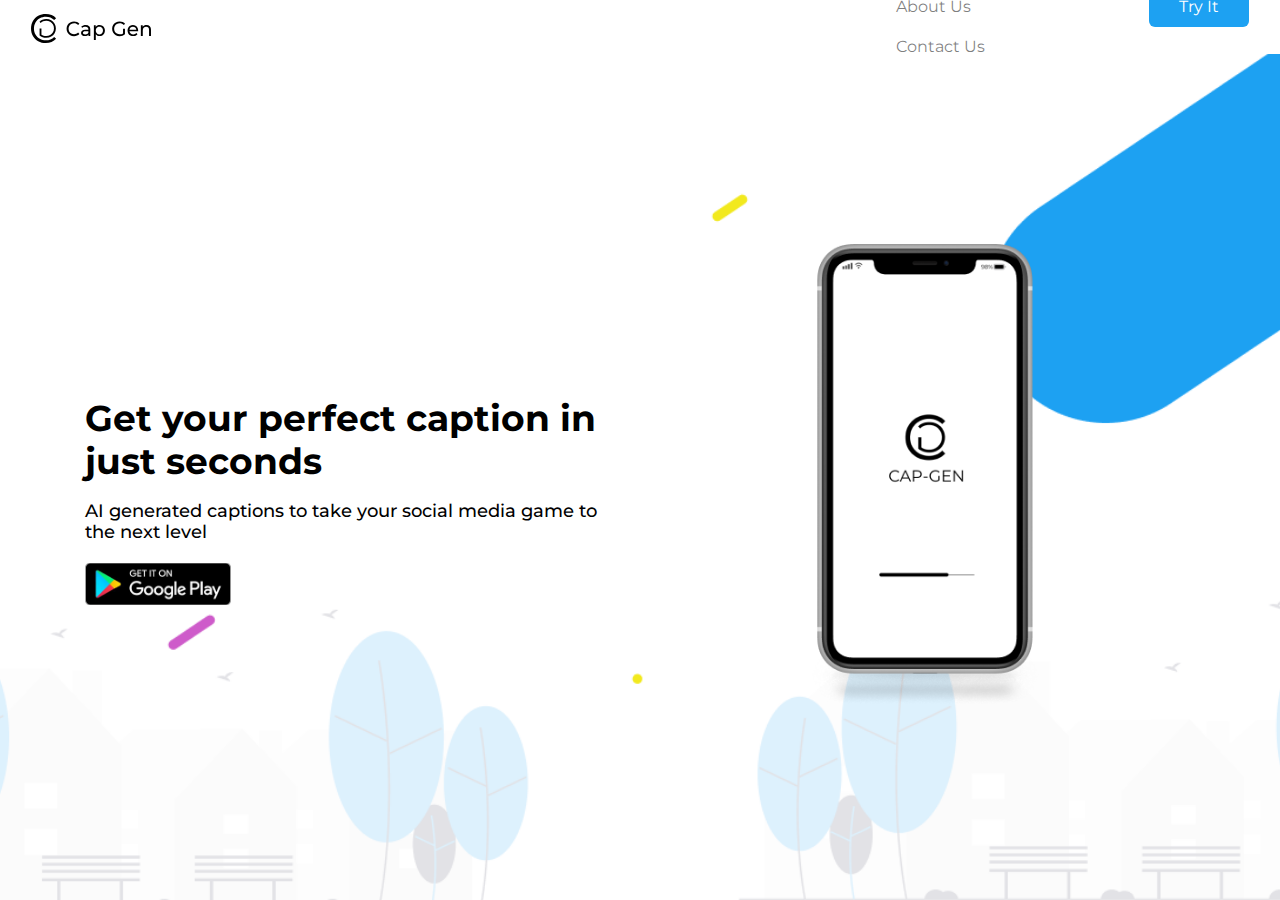
<file: ui/landing page and about page/index.html>
<!DOCTYPE html>
<html>

<head>
    <meta charset="utf-8">
    <meta name="viewport" content="width=device-width, initial-scale=1.0, shrink-to-fit=no">
    <title>CapGen</title>
    <link rel="stylesheet" href="assets/bootstrap/css/bootstrap.min.css">
    <link rel="stylesheet" href="https://fonts.googleapis.com/css?family=Montserrat:300,400,500,600,700">
    <link rel="stylesheet" href="assets/css/styles.css">
</head>

<body style="height: 100vh;background: url(&quot;assets/img/bg_main.png&quot;) bottom / cover no-repeat;font-family: Montserrat, sans-serif;">
    <nav class="navbar navbar-light navbar-expand-md align-self-center" style="height: 6vh;background: #ffffff;">
        <div class="container-fluid"><a class="navbar-brand align-self-center" href="#" style="width: 35%;"><img class="align-self-center" src="assets/img/logo_main.svg" style="width: 120px;"></a><button data-toggle="collapse" class="navbar-toggler" data-target="#navcol-1"><span class="sr-only">Toggle navigation</span><span class="navbar-toggler-icon"></span></button>
            <div class="collapse navbar-collapse justify-content-end" id="navcol-1">
                <ul class="nav navbar-nav justify-content-between" style="width: 383px;">
                    <li class="nav-item"><a class="nav-link align-self-center" href="#" style="padding-left: 30px;padding-right: 30px;">About Us</a></li>
                    <li class="nav-item" style="width: 100px;text-align: center;background: #1da1f2;border-radius: 6px;"><a class="nav-link" href="#" style="width: 100px;color: rgb(255,255,255);border-radius: 0px;text-align: center;padding-left: 30px;height: 40px;padding-right: 30px;">Try It</a></li>
                    <li class="nav-item align-self-center"><a class="nav-link align-self-center" href="#" style="padding-left: 30px;padding-right: 30px;">Contact Us</a></li>
                </ul>
            </div>
        </div>
    </nav>
    <div class="block-container">
        <div class="container">
            <div class="row" style="height: 94vh;">
                <div class="col-md-6 text-center d-flex justify-content-center align-content-center align-self-center text-col">
                    <section class="text-left hero-text" style="padding-bottom: 0px;height: 188px;padding-top: 0px;">
                        <h1 style="color: rgb(0,0,0);font-weight: bold;font-size: 36px;padding-bottom: 10px;">Get your perfect caption in just seconds</h1>
                        <h1 style="color: rgb(0,0,0);font-size: 18px;line-height: 21px;padding-bottom: 12px;/*max-width: 417px;*/">AI generated captions to take your social media game to the next level <br></h1><a href="#"><img src="assets/img/google_play.png" style="width: 146px;"></a>
                    </section>
                </div>
                <div class="col-md-6 text-center d-flex justify-content-center align-items-center" style="padding-top: 0px;"><img src="assets/img/phone_mockup_hero.png" style="width: 270px;"></div>
            </div>
        </div>
    </div>
    <script src="assets/js/jquery.min.js"></script>
    <script src="assets/bootstrap/js/bootstrap.min.js"></script>
</body>

</html>
</file>
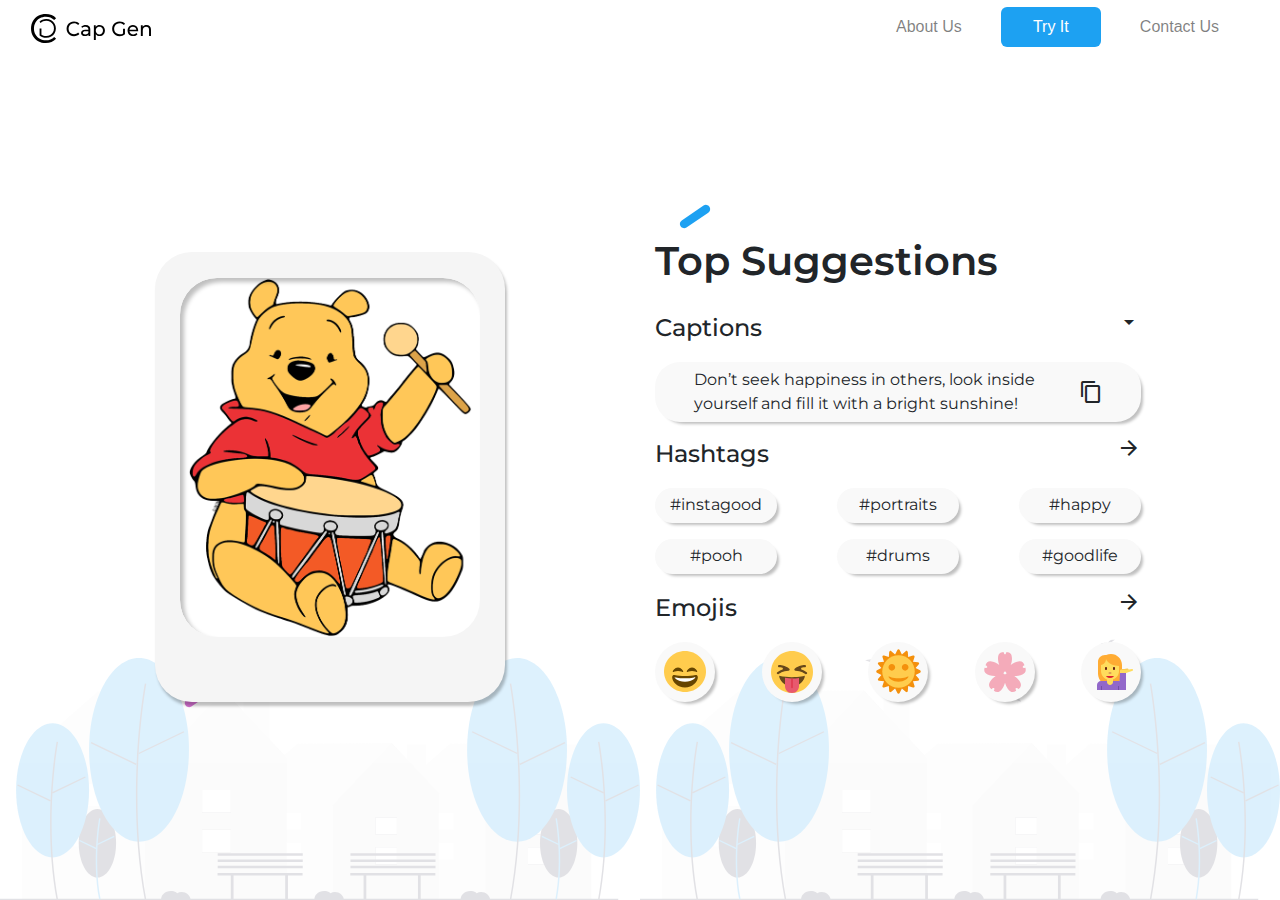
<file: ui/generated_page/generated_text.html>
<!DOCTYPE html>
<html>

<head>
    <meta charset="utf-8">
    <meta name="viewport" content="width=device-width, initial-scale=1.0, shrink-to-fit=no">
    <title>CapGen</title>
    <link rel="stylesheet" href="assets/bootstrap/css/bootstrap.min.css">
    <link rel="stylesheet" href="https://fonts.googleapis.com/css?family=Montserrat:300,400,500,600,700">
    <link rel="stylesheet" href="assets/fonts/material-icons.min.css">
    <link rel="stylesheet" href="assets/css/Contact-Form-Clean.css">
    <link rel="stylesheet" href="assets/css/styles.css">
</head>

<body style="background: url(&quot;assets/img/Group%2056.svg&quot;) bottom / cover no-repeat;">
    <nav class="navbar navbar-light navbar-expand-md align-self-center" style="height: 6vh;background: #ffffff;">
        <div class="container-fluid"><a class="navbar-brand align-self-center" href="#" style="width: 35%;"><img class="align-self-center" src="assets/img/logo_main.svg" style="width: 120px;"></a><button data-toggle="collapse" class="navbar-toggler" data-target="#navcol-1"><span class="sr-only">Toggle navigation</span><span class="navbar-toggler-icon"></span></button>
            <div class="collapse navbar-collapse justify-content-end" id="navcol-1">
                <ul class="nav navbar-nav justify-content-between" style="width: 383px;">
                    <li class="nav-item"><a class="nav-link align-self-center" href="#" style="padding-left: 30px;padding-right: 30px;">About Us</a></li>
                    <li class="nav-item" style="width: 100px;text-align: center;background: #1da1f2;border-radius: 6px;"><a class="nav-link" href="#" style="width: 100px;color: rgb(255,255,255);border-radius: 0px;text-align: center;padding-left: 30px;height: 40px;padding-right: 30px;">Try It</a></li>
                    <li class="nav-item align-self-center"><a class="nav-link align-self-center" href="#" style="padding-left: 30px;padding-right: 30px;">Contact Us</a></li>
                </ul>
            </div>
        </div>
    </nav>
    <div>
        <div class="container">
            <div class="row">
                <div class="col d-flex justify-content-center align-content-center align-items-xl-center" style="box-shadow: 0px 0px;height: 94vh;">
                    <section class="d-flex justify-content-xl-center align-items-xl-start" style="height: 450px;background: #f5f5f5;font-family: Montserrat, sans-serif;box-shadow: 2px 4px 3px rgba(0,0,0,0.25);width: 350px;border-radius: 37px;margin-right: 51px;">
                        <section style="height: 359px;background: url(&quot;assets/img/WinnieThePooh.png&quot;) bottom / contain no-repeat, #ffffff;box-shadow: inset 4px 4px 4px rgba(0,0,0,0.25);border-radius: 37px;padding-top: 0px;margin-top: 26px;width: 300px;"></section>
                    </section>
                </div>
                <div class="col-md-6 d-xl-flex align-items-xl-center" style="height: 94vh;">
                    <section style="width: 486px;">
                        <h1 style="font-family: Montserrat, sans-serif;font-weight: 600;margin-bottom: 25px;">Top Suggestions</h1>
                        <div class="d-flex justify-content-between">
                            <p style="font-size: 24px;font-family: Montserrat, sans-serif;font-weight: 500;">Captions</p><i class="material-icons">arrow_drop_down</i>
                        </div>
                        <div class="d-flex justify-content-around align-items-xl-center" style="background: #f9f9f9;border-radius: 25px;text-align: left;box-shadow: 4px 4px 3px -2px rgba(0,0,0,0.25);margin-bottom: 14px;">
                            <p class="d-xl-flex align-items-xl-center" style="padding-left: 11px;width: 365px;padding-top: 0px;margin-bottom: 6px;margin-top: 6px;font-family: Montserrat, sans-serif;margin-left: 12px;">Don’t seek happiness in others, look inside yourself and fill it with a bright sunshine!<br></p><i class="material-icons" style="width: 24px;margin-left: 0px;padding-right: 47px;">content_copy</i>
                        </div>
                        <div class="d-flex justify-content-between">
                            <p style="font-size: 24px;font-family: Montserrat, sans-serif;font-weight: 500;">Hashtags</p><i class="material-icons">arrow_forward</i>
                        </div>
                        <div class="d-flex justify-content-between">
                            <p class="d-xl-flex justify-content-xl-center align-items-xl-center" style="background: #f9f9f9;width: 122px;text-align: center;border-radius: 25px;height: 35px;font-family: Montserrat, sans-serif;box-shadow: 4px 4px 3px -2px rgba(0,0,0,0.25);font-weight: normal;">#instagood</p>
                            <p class="d-xl-flex justify-content-xl-center align-items-xl-center" style="background: #f9f9f9;width: 122px;text-align: center;border-radius: 25px;height: 35px;font-family: Montserrat, sans-serif;box-shadow: 4px 4px 3px -2px rgba(0,0,0,0.25);">#portraits</p>
                            <p class="d-xl-flex justify-content-xl-center align-items-xl-center" style="background: #f9f9f9;width: 122px;text-align: center;border-radius: 25px;height: 35px;font-family: Montserrat, sans-serif;box-shadow: 4px 4px 3px -2px rgba(0,0,0,0.25);">#happy</p>
                        </div>
                        <div class="d-flex justify-content-between">
                            <p class="d-xl-flex justify-content-xl-center align-items-xl-center" style="background: #f9f9f9;width: 122px;text-align: center;border-radius: 25px;height: 35px;font-family: Montserrat, sans-serif;box-shadow: 4px 4px 3px -2px rgba(0,0,0,0.25);">#pooh</p>
                            <p class="d-xl-flex justify-content-xl-center align-items-xl-center" style="background: #f9f9f9;width: 122px;text-align: center;border-radius: 25px;height: 35px;font-family: Montserrat, sans-serif;box-shadow: 4px 4px 3px -2px rgba(0,0,0,0.25);">#drums</p>
                            <p class="d-xl-flex justify-content-xl-center align-items-xl-center" style="background: #f9f9f9;width: 122px;text-align: center;border-radius: 25px;height: 35px;font-family: Montserrat, sans-serif;box-shadow: 4px 4px 3px -2px rgba(0,0,0,0.25);">#goodlife</p>
                        </div>
                        <div class="d-flex justify-content-between" style="font-family: Montserrat, sans-serif;">
                            <p style="font-size: 24px;font-family: Montserrat, sans-serif;font-weight: 500;">Emojis</p><i class="material-icons">arrow_forward</i>
                        </div>
                        <div class="d-flex justify-content-between">
                            <p class="d-xl-flex justify-content-xl-center align-items-xl-center" style="background: #f9f9f9;width: 60px;text-align: center;border-radius: 117px;height: 60px;font-family: Montserrat, sans-serif;box-shadow: 4px 4px 3px -2px rgba(0,0,0,0.25);"><img src="assets/img/Smiling%20face%20with%20open%20mouth%20and%20smiling%20eyes.svg"></p>
                            <p class="d-xl-flex justify-content-xl-center align-items-xl-center" style="background: #f9f9f9;width: 60px;text-align: center;border-radius: 117px;height: 60px;font-family: Montserrat, sans-serif;box-shadow: 4px 4px 3px -2px rgba(0,0,0,0.25);"><img src="assets/img/Squinting%20face%20with%20tongue.svg"></p>
                            <p class="d-xl-flex justify-content-xl-center align-items-xl-center" style="background: #f9f9f9;width: 60px;text-align: center;border-radius: 117px;height: 60px;font-family: Montserrat, sans-serif;box-shadow: 4px 4px 3px -2px rgba(0,0,0,0.25);"><img src="assets/img/Sun%20with%20face.svg"></p>
                            <p class="d-xl-flex justify-content-xl-center align-items-xl-center" style="background: #f9f9f9;width: 60px;text-align: center;border-radius: 166px;height: 60px;font-family: Montserrat, sans-serif;box-shadow: 4px 4px 3px -2px rgba(0,0,0,0.25);"><img src="assets/img/Vector.svg"></p>
                            <p class="d-xl-flex justify-content-xl-center align-items-xl-center" style="background: #f9f9f9;width: 60px;text-align: center;border-radius: 69px;height: 60px;font-family: Montserrat, sans-serif;box-shadow: 4px 4px 3px -2px rgba(0,0,0,0.25);"><img src="assets/img/0%20-%20Default.svg" style="padding-left: 8px;"></p>
                        </div>
                    </section>
                </div>
            </div>
        </div>
    </div>
    <script src="assets/js/jquery.min.js"></script>
    <script src="assets/bootstrap/js/bootstrap.min.js"></script>
</body>

</html>
</file>
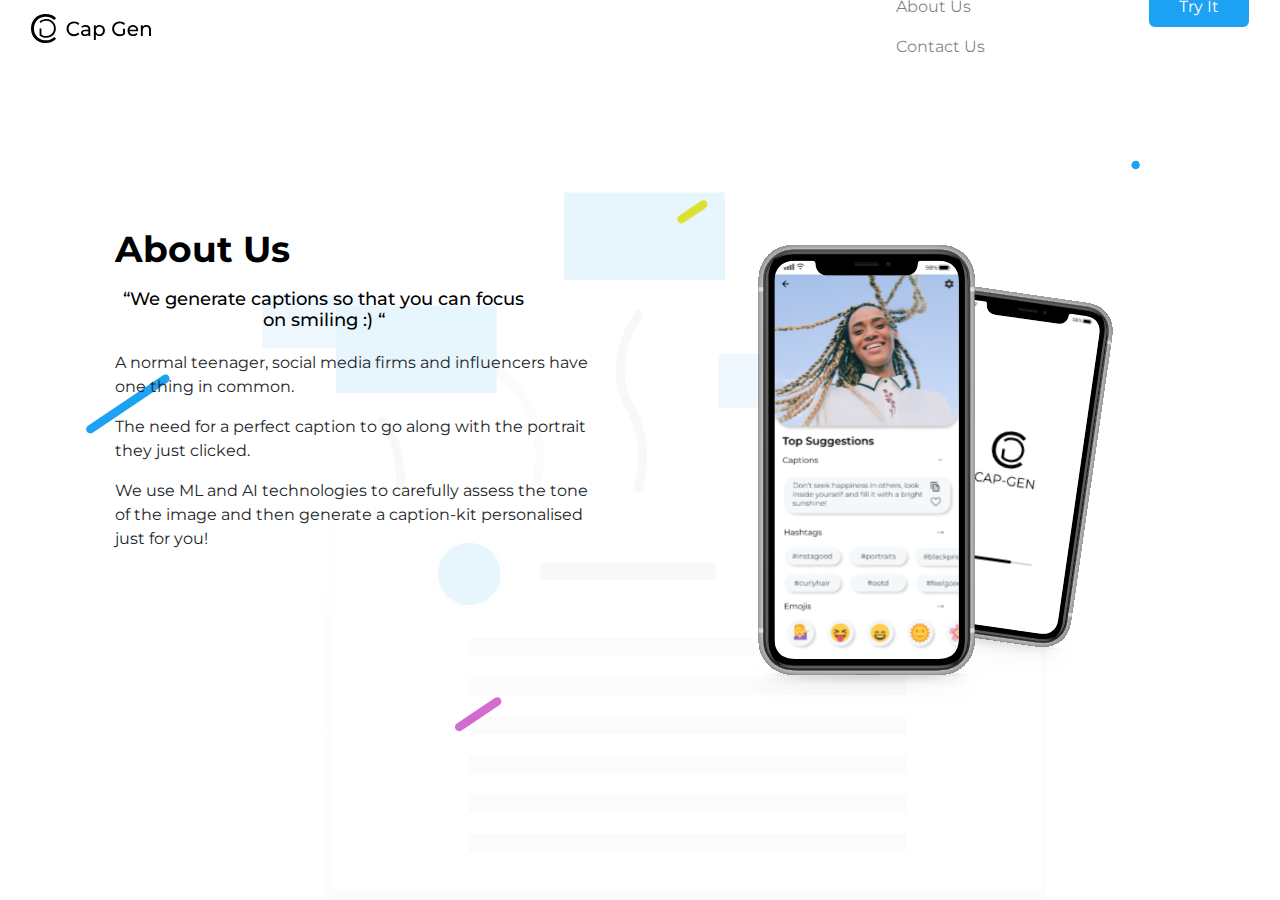
<file: ui/landing page and about page/about.html>
<!DOCTYPE html>
<html>

<head>
    <meta charset="utf-8">
    <meta name="viewport" content="width=device-width, initial-scale=1.0, shrink-to-fit=no">
    <title>CapGen</title>
    <link rel="stylesheet" href="assets/bootstrap/css/bootstrap.min.css">
    <link rel="stylesheet" href="https://fonts.googleapis.com/css?family=Montserrat:300,400,500,600,700">
    <link rel="stylesheet" href="assets/css/styles.css">
</head>

<body style="background: url(&quot;assets/img/bg_about.svg&quot;) bottom / cover no-repeat;font-family: Montserrat, sans-serif;">
    <nav class="navbar navbar-light navbar-expand-md align-self-center" style="height: 6vh;background: #ffffff;">
        <div class="container-fluid"><a class="navbar-brand align-self-center" href="#" style="width: 35%;"><img class="align-self-center" src="assets/img/logo_main.svg" style="width: 120px;"></a><button data-toggle="collapse" class="navbar-toggler" data-target="#navcol-1"><span class="sr-only">Toggle navigation</span><span class="navbar-toggler-icon"></span></button>
            <div class="collapse navbar-collapse justify-content-end" id="navcol-1">
                <ul class="nav navbar-nav justify-content-between" style="width: 383px;">
                    <li class="nav-item"><a class="nav-link align-self-center" href="#" style="padding-left: 30px;padding-right: 30px;">About Us</a></li>
                    <li class="nav-item" style="width: 100px;text-align: center;background: #1da1f2;border-radius: 6px;"><a class="nav-link" href="#" style="width: 100px;color: rgb(255,255,255);border-radius: 0px;text-align: center;padding-left: 30px;height: 40px;padding-right: 30px;">Try It</a></li>
                    <li class="nav-item align-self-center"><a class="nav-link align-self-center" href="#" style="padding-left: 30px;padding-right: 30px;">Contact Us</a></li>
                </ul>
            </div>
        </div>
    </nav>
    <div class="block-container">
        <div class="container">
            <div class="row" style="height: 94vh;">
                <div class="col-md-6 text-center d-flex align-items-md-start text-col-1" style="height: 94vh;">
                    <section class="text-left hero-text" style="padding-bottom: 0px;height: 188px;margin-bottom: 206px;">
                        <h1 style="color: rgb(0,0,0);font-weight: bold;font-size: 36px;padding-bottom: 10px;">About Us</h1>
                        <h1 style="color: rgb(0,0,0);font-size: 18px;line-height: 21px;padding-bottom: 12px;max-width: 417px;text-align: center;">“We generate captions so that you can focus on smiling :) “<br></h1>
                        <p style="margin-bottom: 16px;">A normal teenager, social media firms and influencers have one thing in common. <br></p>
                        <p style="margin-bottom: 16px;">The need for a perfect caption to go along with the portrait they just clicked.<br></p>
                        <p style="margin-bottom: 16px;">We use ML and AI technologies to carefully assess the tone of the image and then generate a caption-kit personalised just for you!<br></p>
                    </section>
                </div>
                <div class="col-md-6 text-center d-flex justify-content-center align-items-center" style="padding-top: 0px;"><img src="assets/img/two_phones.svg" style="width: 383px;"></div>
            </div>
        </div>
    </div>
    <script src="assets/js/jquery.min.js"></script>
    <script src="assets/bootstrap/js/bootstrap.min.js"></script>
</body>

</html>
</file>
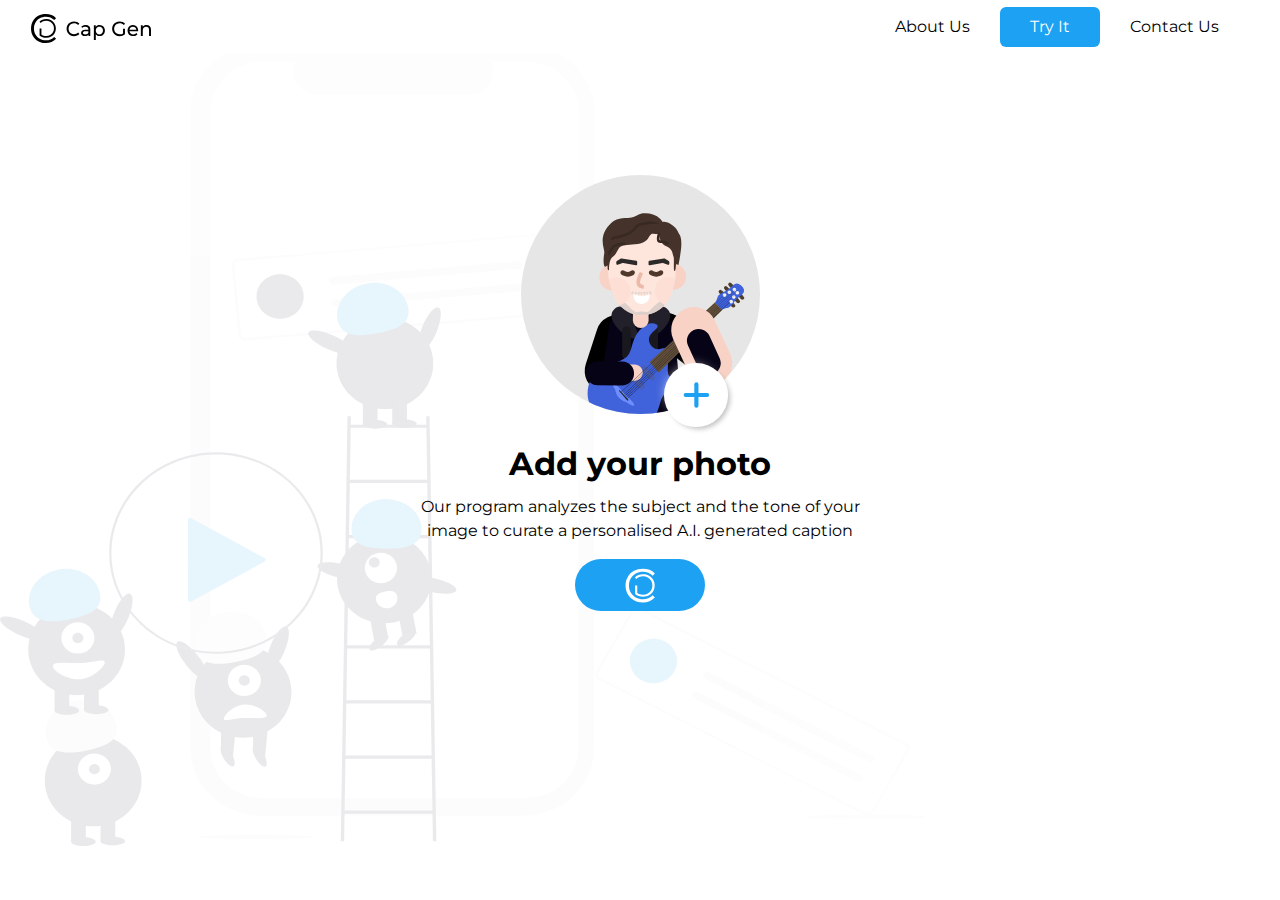
<file: ui/upload_page/upload_page.html>
<!DOCTYPE html>
<html>

<head>
    <meta charset="utf-8">
    <meta name="viewport" content="width=device-width, initial-scale=1.0, shrink-to-fit=no">
    <title>CapGen</title>
    <link rel="stylesheet" href="assets/bootstrap/css/bootstrap.min.css">
    <link rel="stylesheet" href="https://fonts.googleapis.com/css?family=Montserrat:400,600,700,800">
    <link rel="stylesheet" href="assets/css/Navigation-with-Button.css">
    <link rel="stylesheet" href="assets/css/styles.css">
</head>

<body style="height: 94vh;color: rgba(0,0,0,0);font-family: Montserrat, sans-serif;background: url(&quot;assets/img/bg_upload.svg&quot;) bottom / cover no-repeat;">
    <nav class="navbar navbar-light navbar-expand-md" style="background: #ffffff;height: 6vh;">
        <div class="container-fluid"><a class="navbar-brand" href="#" style="width: 35%;"><img src="assets/img/logo_main.svg" style="width: 120px;"></a><button data-toggle="collapse" class="navbar-toggler" data-target="#navcol-1"><span class="sr-only">Toggle navigation</span><span class="navbar-toggler-icon"></span></button>
            <div class="collapse navbar-collapse justify-content-end" id="navcol-1">
                <ul class="nav navbar-nav">
                    <li class="nav-item"><a class="nav-link active" href="#" style="color: rgb(0,0,0);padding-right: 30px;padding-left: 30px;">About Us</a></li>
                    <li class="nav-item"><a class="nav-link" href="#" style="color: rgb(255,255,255);padding-right: 30px;padding-left: 30px;background: #1da1f2;border-radius: 6px;">Try It</a></li>
                    <li class="nav-item"><a class="nav-link" href="#" style="color: rgb(0,0,0);padding-right: 30px;padding-left: 30px;">Contact Us</a></li>
                </ul>
            </div>
        </div>
    </nav>
    <div class="container-fluid text-center text-sm-center text-md-center text-lg-center text-xl-center d-flex flex-column align-items-center" style="text-align: center;padding-top: 121px;margin-bottom: 0px;">
        <section class="d-flex flex-column" style="height: 265px;"><img src="assets/img/fake_img.svg" style="position: static;width: 239px;"><a href="#" style="transform: translate(55px,-60px);"><img src="assets/img/plus_symbol.svg" style="/*transform: translate(133px,-60px);*/padding-bottom: 0px;width: 80px;padding-top: 0px;padding-right: 0px;padding-left: 0px;"></a></section>
        <p style="color: #000000;font-size: 32px;font-weight: 700;margin-bottom: 7px;">Add your photo<br></p>
        <p style="color: #000000;min-height: 0px;text-align: center;max-height: -1px;">Our program analyzes the subject and the tone of your image to curate a personalised A.I. generated caption <br></p>
        <div class="d-flex justify-content-center align-items-center align-self-center" style="width: 130px;padding-top: 4px;padding-bottom: 4px;height: 52px;color: rgb(255,255,255);background: #1da1f2;border-radius: 91px;text-align: center;"><a href="#" style="width: 138px;background: rgba(152,75,75,0);"><img class="align-self-center" src="assets/img/only_logo.svg" style="width: 34px;"></a></div>
    </div>
    <script src="assets/js/jquery.min.js"></script>
    <script src="assets/bootstrap/js/bootstrap.min.js"></script>
</body>

</html>
</file>
<file: ui/landing page and about page/assets/css/styles.css>
.hero-text {
}

@media (min-width: 769px) {
  .hero-text {
    padding-top: 174px;
  }
}

@media (min-width: 768px) {
  .text-col {
    height: 94vh;
  }
}

.text-col {
  padding-top: 20px;
  height: 200px;
}

.block-container {
  height: 94vh;
}

@media (min-width: 576px) {
  .block-container {
    height: 94vh;
  }
}

.col-md-6.text-center.d-flex.justify-content-center.align-items-center {
}

p {
  max-width: 480px;
}

.text-col-1 {
  justify-content: center;
  align-items: center;
}

@media (min-width: 992px) {
  .text-col-1 {
    justify-content: center;
    align-items: start;
  }
}
</file>
<file: ui/generated_page/assets/css/Contact-Form-Clean.css>
.contact-clean {
  background: #f1f7fc;
  padding: 80px 0;
}

@media (max-width:767px) {
  .contact-clean {
    padding: 20px 0;
  }
}

.contact-clean form {
  max-width: 480px;
  width: 90%;
  margin: 0 auto;
  background-color: #ffffff;
  padding: 40px;
  border-radius: 4px;
  color: #505e6c;
  box-shadow: 1px 1px 5px rgba(0,0,0,0.1);
}

@media (max-width:767px) {
  .contact-clean form {
    padding: 30px;
  }
}

.contact-clean h2 {
  margin-top: 5px;
  font-weight: bold;
  font-size: 28px;
  margin-bottom: 36px;
  color: inherit;
}

.contact-clean .form-group:last-child {
  margin-bottom: 5px;
}

.contact-clean form .form-control {
  background: #fff;
  border-radius: 2px;
  box-shadow: 1px 1px 1px rgba(0,0,0,0.05);
  outline: none;
  color: inherit;
  padding-left: 12px;
  height: 42px;
}

.contact-clean form .form-control:focus {
  border: 1px solid #b2b2b2;
}

.contact-clean form textarea.form-control {
  min-height: 100px;
  max-height: 260px;
  padding-top: 10px;
  resize: vertical;
}

.contact-clean form .btn {
  padding: 16px 32px;
  border: none;
  background: none;
  box-shadow: none;
  text-shadow: none;
  opacity: 0.9;
  text-transform: uppercase;
  font-weight: bold;
  font-size: 13px;
  letter-spacing: 0.4px;
  line-height: 1;
  outline: none !important;
}

.contact-clean form .btn:hover {
  opacity: 1;
}

.contact-clean form .btn:active {
  transform: translateY(1px);
}

.contact-clean form .btn-primary {
  background-color: #055ada !important;
  margin-top: 15px;
  color: #fff;
}
</file>
<file: ui/generated_page/assets/css/styles.css>
.hero-text {
}

@media (min-width: 769px) {
  .hero-text {
    padding-top: 174px;
  }
}

@media (min-width: 768px) {
  .text-col {
    height: 94vh;
  }
}

.text-col {
  padding-top: 20px;
  height: 200px;
}

.block-container {
  height: 94vh;
}

@media (min-width: 576px) {
  .block-container {
    height: 94vh;
  }
}

.col-md-6.text-center.d-flex.justify-content-center.align-items-center {
}

p {
  max-width: 480px;
}

.text-col-1 {
  justify-content: center;
  align-items: center;
}

@media (min-width: 992px) {
  .text-col-1 {
    justify-content: center;
    align-items: start;
  }
}
</file>
<file: ui/upload_page/assets/css/Navigation-with-Button.css>
.navigation-clean-button {
  background: #fff;
  padding-top: .75rem;
  padding-bottom: .75rem;
  color: #333;
  border-radius: 0;
  box-shadow: none;
  border: none;
  margin-bottom: 0;
}

@media (min-width:768px) {
  .navigation-clean-button {
    padding-top: 1rem;
    padding-bottom: 1rem;
  }
}

.navigation-clean-button .navbar-brand {
  font-weight: bold;
  color: inherit;
}

.navigation-clean-button .navbar-brand:hover {
  color: #222;
}

.navigation-clean-button.navbar-dark .navbar-brand:hover {
  color: #f0f0f0;
}

.navigation-clean-button .navbar-brand img {
  height: 100%;
  display: inline-block;
  margin-right: 10px;
  width: auto;
}

.navigation-clean-button .navbar-toggler {
  border-color: #ddd;
}

.navigation-clean-button .navbar-toggler:hover, .navigation-clean-button .navbar-toggler:focus {
  background: none;
}

.navigation-clean-button.navbar-dark .navbar-toggler {
  border-color: #555;
}

.navigation-clean-button .navbar-toggler {
  color: #888;
}

.navigation-clean-button.navbar-dark .navbar-toggler {
  color: #eee;
}

.navigation-clean-button .navbar-collapse, .navigation-clean-button .form-inline {
  border-top-color: #ddd;
}

.navigation-clean-button.navbar-dark .navbar-collapse, .navigation-clean-button.navbar-dark .form-inline {
  border-top-color: #333;
}

.navigation-clean-button .navbar-nav a.active, .navigation-clean-button .navbar-nav > .show > a {
  background: none;
  box-shadow: none;
}

.navigation-clean-button.navbar-light .navbar-nav a.active, .navigation-clean-button.navbar-light .navbar-nav a.active:focus, .navigation-clean-button.navbar-light .navbar-nav a.active:hover {
  color: #8f8f8f;
  box-shadow: none;
  background: none;
  pointer-events: none;
}

.navigation-clean-button.navbar .navbar-nav .nav-link {
  padding-left: 18px;
  padding-right: 18px;
}

.navigation-clean-button.navbar-light .navbar-nav .nav-link {
  color: #465765;
}

.navigation-clean-button.navbar-light .navbar-nav .nav-link:focus, .navigation-clean-button.navbar-light .navbar-nav .nav-link:hover {
  color: #37434d !important;
  background-color: transparent;
}

.navigation-clean-button .navbar-nav > li > .dropdown-menu {
  margin-top: -5px;
  box-shadow: 0 4px 8px rgba(0,0,0,.1);
  background-color: #fff;
  border-radius: 2px;
}

.navigation-clean-button .dropdown-menu .dropdown-item:focus, .navigation-clean-button .dropdown-menu .dropdown-item {
  line-height: 2;
  font-size: 14px;
  color: #37434d;
}

.navigation-clean-button .dropdown-menu .dropdown-item:focus, .navigation-clean-button .dropdown-menu .dropdown-item:hover {
  background: #eee;
  color: inherit;
}

@media (max-width:767px) {
  .navigation-clean-button .navbar-nav .show .dropdown-menu {
    box-shadow: none;
  }
}

@media (max-width:767px) {
  .navigation-clean-button .navbar-nav .show .dropdown-menu .dropdown-item {
    color: #37434d;
    padding-top: 12px;
    padding-bottom: 12px;
    line-height: 1;
  }
}

.navigation-clean-button.navbar-dark {
  background-color: #1f2021;
  color: #fff;
}

.navigation-clean-button.navbar-dark .navbar-nav a.active, .navigation-clean-button.navbar-dark .navbar-nav a.active:focus, .navigation-clean-button.navbar-dark .navbar-nav a.active:hover {
  color: #8f8f8f;
  box-shadow: none;
  background: none;
  pointer-events: none;
}

.navigation-clean-button.navbar-dark .navbar-nav .nav-link {
  color: #dfe8ee;
}

.navigation-clean-button.navbar-dark .navbar-nav .nav-link:focus, .navigation-clean-button.navbar-dark .navbar-nav .nav-link:hover {
  color: #fff !important;
  background-color: transparent;
}

.navigation-clean-button.navbar-dark .navbar-nav > li > .dropdown-menu {
  background-color: #1f2021;
}

.navigation-clean-button.navbar-dark .dropdown-menu .dropdown-item:focus, .navigation-clean-button.navbar-dark .dropdown-menu .dropdown-item {
  color: #f2f5f8;
}

.navigation-clean-button.navbar-dark .dropdown-menu .dropdown-item:focus, .navigation-clean-button.navbar-dark .dropdown-menu .dropdown-item:hover {
  background: #363739;
}

@media (max-width:767px) {
  .navigation-clean-button.navbar-dark .navbar-nav .show .dropdown-menu .dropdown-item {
    color: #fff;
  }
}

.navigation-clean-button .actions .login {
  margin-right: 1rem;
  text-decoration: none;
  color: #465765;
}

.navigation-clean-button.navbar-dark .actions .login {
  color: #dfe8ee;
}

.navigation-clean-button.navbar-dark .actions .login:hover {
  color: #fff;
}

.navigation-clean-button .navbar-text .action-button, .navigation-clean-button .navbar-text .action-button:active, .navigation-clean-button .navbar-text .action-button:hover {
  background: #56c6c6;
  border-radius: 20px;
  font-size: inherit;
  color: #fff;
  box-shadow: none;
  border: none;
  text-shadow: none;
  padding: .5rem 1rem;
  transition: background-color 0.25s;
  font-size: inherit;
}

.navigation-clean-button .navbar-text .action-button:hover {
  background: #66d7d7;
}

.navigation-clean-button.navbar-dark .action-button, .navigation-clean-button.navbar-dark .action-button:active {
  background: #208f8f;
}

.navigation-clean-button.navbar-dark .action-button:hover {
  background: #269d9d;
}
</file>
<file: ui/upload_page/assets/css/styles.css>
logo {
}

plus-symbol {
  z-index: 2;
}

.nav-item {
}

@media (min-width: 300px) {
  p {
    font-size: 13px;
    max-width: 291px;
  }
}

p {
  font-size: 16px;
  max-width: 474px;
}
</file>
